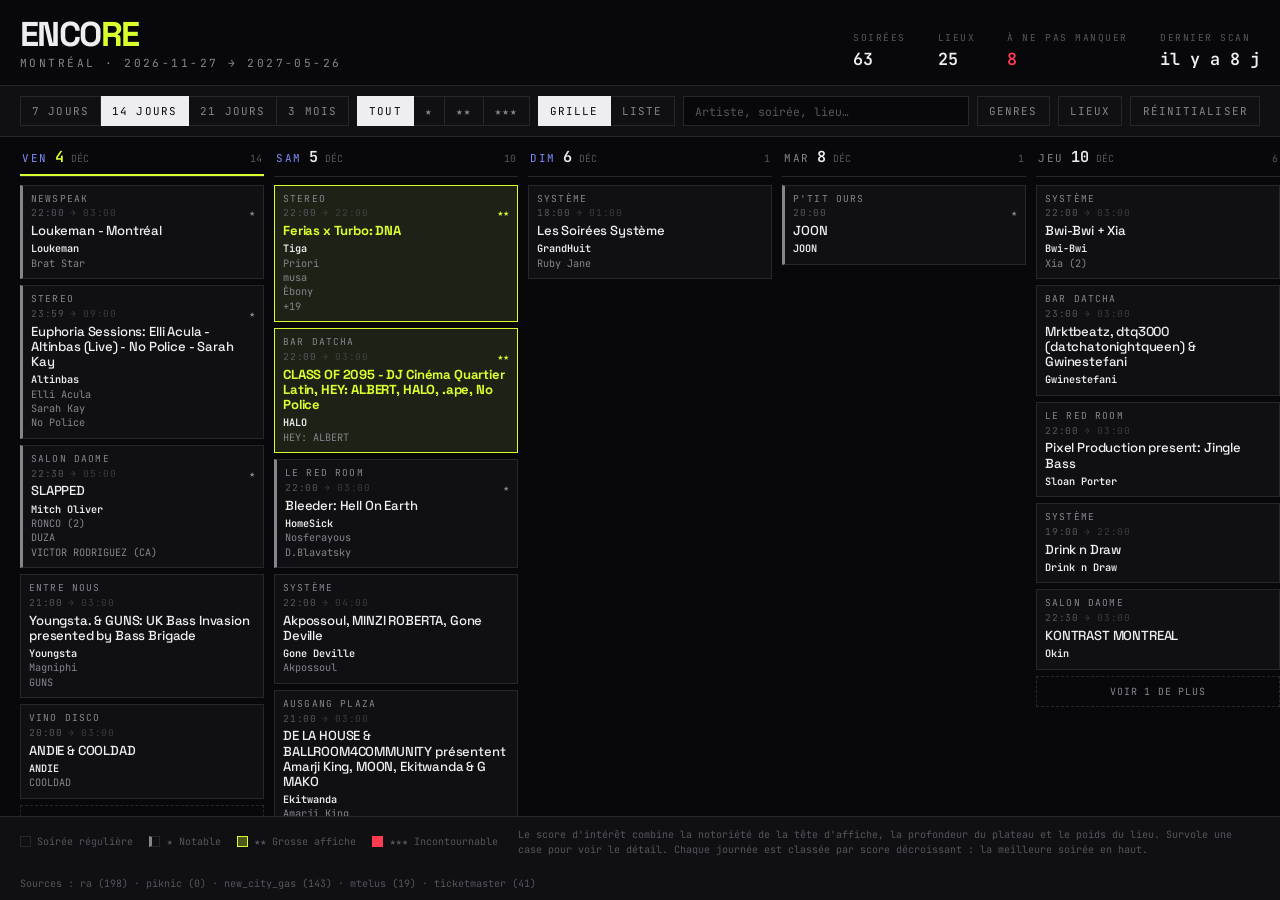
<file: classic.html>
<!doctype html>
<html lang="fr">
<head>
<meta charset="utf-8">
<meta name="viewport" content="width=device-width, initial-scale=1">
<title>ENCORE</title>
<meta name="description" content="Le planning des soirées house, techno et électroniques à Montréal. Mis à jour automatiquement.">
<meta name="color-scheme" content="dark">
<link rel="preconnect" href="https://fonts.googleapis.com">
<link rel="preconnect" href="https://fonts.gstatic.com" crossorigin>
<link href="https://fonts.googleapis.com/css2?family=Space+Grotesk:wght@400;500;700&family=JetBrains+Mono:wght@400;600&display=swap" rel="stylesheet">
<link rel="stylesheet" href="./styles.css">
</head>
<body>

<header class="masthead">
  <div class="brand">
    <h1>ENCO<em>RE</em></h1>
    <p class="city" id="city-label">Montréal</p>
  </div>

  <dl class="stats">
    <div><dt>Soirées</dt><dd id="stat-events">—</dd></div>
    <div><dt>Lieux</dt><dd id="stat-venues">—</dd></div>
    <div><dt>À ne pas manquer</dt><dd id="stat-highlights" class="hot">—</dd></div>
    <div><dt>Dernier scan</dt><dd id="stat-updated">—</dd></div>
  </dl>
</header>

<div class="notice notice--demo" id="demo-banner" hidden>
  <strong>Données de démonstration.</strong>
  Ces soirées sont fictives, générées pour valider l'affichage et le scoring.
  Aucune n'est une vraie annonce.
</div>

<div class="notice notice--error" id="error-banner" hidden></div>

<nav class="filters" aria-label="Filtres">
  <div class="filter filter--range" role="group" aria-label="Fenêtre">
    <button type="button" data-days="7">7 jours</button>
    <button type="button" data-days="14" class="is-active">14 jours</button>
    <button type="button" data-days="21">21 jours</button>
    <button type="button" data-days="90">3 mois</button>
  </div>

  <div class="filter filter--tier" role="group" aria-label="Niveau d'intérêt minimum">
    <button type="button" data-tier="0" class="is-active">Tout</button>
    <button type="button" data-tier="1">★</button>
    <button type="button" data-tier="2">★★</button>
    <button type="button" data-tier="3">★★★</button>
  </div>

  <div class="filter filter--view" role="group" aria-label="Affichage">
    <button type="button" data-view="grid" class="is-active">Grille</button>
    <button type="button" data-view="list">Liste</button>
  </div>

  <!-- Repliable sur mobile (voir styles.css) : le bandeau sticky doit rester
       court une fois qu'on défile, sans perdre l'accès aux filtres moins
       fréquents. Toujours affiché tel quel sur desktop. -->
  <button type="button" class="filters-more-toggle" id="filters-more-toggle" aria-expanded="false" aria-controls="filters-more">
    Plus de filtres
  </button>

  <div class="filters-more" id="filters-more" hidden>
    <div class="filter filter--search">
      <input type="search" id="search" placeholder="Artiste, soirée, lieu…" autocomplete="off" spellcheck="false">
    </div>

    <details class="filter filter--drop" id="genre-drop">
      <summary>Genres <span class="badge" id="genre-count" hidden></span></summary>
      <div class="drop-panel" id="genre-list"></div>
    </details>

    <details class="filter filter--drop" id="venue-drop">
      <summary>Lieux <span class="badge" id="venue-count" hidden></span></summary>
      <div class="drop-panel" id="venue-list"></div>
    </details>

    <button type="button" class="filter-reset" id="reset">Réinitialiser</button>
  </div>
</nav>

<main>
  <div class="scroller" id="grid-view">
    <div class="board" id="grid"></div>
  </div>
  <div class="agenda" id="list-view" hidden></div>
  <p class="empty" id="empty" hidden>Rien ne correspond à ces filtres.</p>
</main>

<footer class="legend">
  <div class="legend-scale">
    <span class="legend-item"><i class="swatch swatch--t0"></i>Soirée régulière</span>
    <span class="legend-item"><i class="swatch swatch--t1"></i>★ Notable</span>
    <span class="legend-item"><i class="swatch swatch--t2"></i>★★ Grosse affiche</span>
    <span class="legend-item"><i class="swatch swatch--t3"></i>★★★ Incontournable</span>
  </div>
  <p class="legend-note">
    Le score d'intérêt combine la notoriété de la tête d'affiche, la profondeur du plateau
    et le poids du lieu. Survole une case pour voir le détail.
    Chaque journée est classée par score décroissant : la meilleure soirée en haut.
  </p>
  <p class="legend-sources" id="sources-line"></p>
</footer>

<script type="module" src="./app.js"></script>
</body>
</html>
</file>
<file: styles.css>
/* ENCORE — sombre, brut, dense. Une grille de contrôle, pas une vitrine. */

:root {
  --bg:        #08080a;
  --surface:   #101013;
  --surface-2: #17171b;
  --line:      #26262d;
  --line-soft: #1b1b21;
  --text:      #eeeef1;
  --dim:       #85858f;
  --dimmer:    #55555e;

  --accent:    #d8ff2e;  /* acide — gros noms */
  --hot:       #ff3b52;  /* incontournable */
  --weekend:   #7f8cff;

  --day-col: 244px;

  --mono: "JetBrains Mono", ui-monospace, "SF Mono", Menlo, Consolas, monospace;
  --sans: "Space Grotesk", "Helvetica Neue", Helvetica, Arial, sans-serif;
}

* { box-sizing: border-box; }

html, body { height: 100%; }

body {
  margin: 0;
  background: var(--bg);
  color: var(--text);
  font-family: var(--sans);
  font-size: 14px;
  line-height: 1.35;
  -webkit-font-smoothing: antialiased;
  display: flex;
  flex-direction: column;
}

/* ---------------------------------------------------------------- masthead */

.masthead {
  flex: none;
  display: flex;
  align-items: flex-end;
  justify-content: space-between;
  gap: 2rem;
  flex-wrap: wrap;
  padding: 1.1rem 1.25rem 0.9rem;
  border-bottom: 1px solid var(--line);
}

.brand h1 {
  margin: 0;
  font-size: clamp(1.5rem, 4vw, 2.15rem);
  font-weight: 700;
  letter-spacing: -0.045em;
  line-height: 0.95;
}

.brand h1 em {
  font-style: normal;
  color: var(--accent);
}

.city {
  margin: 0.35rem 0 0;
  font-family: var(--mono);
  font-size: 0.7rem;
  letter-spacing: 0.22em;
  text-transform: uppercase;
  color: var(--dim);
}

.stats {
  display: flex;
  gap: 2rem;
  margin: 0;
  flex-wrap: wrap;
}

.stats dt {
  font-family: var(--mono);
  font-size: 0.6rem;
  letter-spacing: 0.16em;
  text-transform: uppercase;
  color: var(--dimmer);
}

.stats dd {
  margin: 0.2rem 0 0;
  font-family: var(--mono);
  font-size: 1.05rem;
  font-weight: 600;
}

.stats dd.hot { color: var(--hot); }

/* ----------------------------------------------------------------- notices */

.notice {
  flex: none;
  padding: 0.55rem 1.25rem;
  font-family: var(--mono);
  font-size: 0.72rem;
  letter-spacing: 0.02em;
}

.notice--demo {
  background: color-mix(in srgb, var(--accent) 12%, var(--bg));
  border-bottom: 1px solid color-mix(in srgb, var(--accent) 35%, transparent);
  color: var(--accent);
}

.notice--error {
  background: color-mix(in srgb, var(--hot) 14%, var(--bg));
  border-bottom: 1px solid color-mix(in srgb, var(--hot) 40%, transparent);
  color: var(--hot);
}

/* ----------------------------------------------------------------- filtres */

.filters {
  flex: none;
  display: flex;
  align-items: center;
  gap: 0.5rem;
  flex-wrap: wrap;
  padding: 0.6rem 1.25rem;
  border-bottom: 1px solid var(--line);
  background: var(--surface);
}

.filter {
  display: flex;
  align-items: stretch;
}

.filter button,
.filter summary,
.filter-reset,
.filters-more-toggle {
  appearance: none;
  background: transparent;
  border: 1px solid var(--line);
  color: var(--dim);
  font-family: var(--mono);
  font-size: 0.68rem;
  letter-spacing: 0.1em;
  text-transform: uppercase;
  padding: 0.42rem 0.7rem;
  cursor: pointer;
  transition: color 0.12s, border-color 0.12s, background 0.12s;
}

.filter button + button { border-left: none; }

.filter button:hover,
.filter summary:hover,
.filter-reset:hover { color: var(--text); border-color: var(--dimmer); }

.filter button.is-active {
  color: var(--bg);
  background: var(--text);
  border-color: var(--text);
}

.filter--search { flex: 1 1 200px; min-width: 160px; }

#search {
  width: 100%;
  background: var(--bg);
  border: 1px solid var(--line);
  color: var(--text);
  font-family: var(--mono);
  font-size: 0.72rem;
  padding: 0.42rem 0.7rem;
}

#search::placeholder { color: var(--dimmer); }
#search:focus { outline: none; border-color: var(--accent); }

.filter--drop { position: relative; }

.filter--drop summary {
  list-style: none;
  display: flex;
  align-items: center;
  gap: 0.4rem;
  white-space: nowrap;
}

.filter--drop summary::-webkit-details-marker { display: none; }
.filter--drop[open] summary { color: var(--text); border-color: var(--dimmer); }

.badge {
  background: var(--accent);
  color: var(--bg);
  border-radius: 999px;
  padding: 0 0.35rem;
  font-size: 0.62rem;
  font-weight: 600;
}

.drop-panel {
  position: absolute;
  z-index: 40;
  top: calc(100% + 4px);
  left: 0;
  min-width: 230px;
  max-height: 320px;
  overflow-y: auto;
  background: var(--surface-2);
  border: 1px solid var(--line);
  padding: 0.35rem;
}

.drop-panel label {
  display: flex;
  align-items: center;
  gap: 0.5rem;
  padding: 0.3rem 0.4rem;
  font-family: var(--mono);
  font-size: 0.72rem;
  color: var(--dim);
  cursor: pointer;
}

.drop-panel label:hover { background: var(--surface); color: var(--text); }
.drop-panel input { accent-color: var(--accent); margin: 0; }
.drop-panel .count { margin-left: auto; color: var(--dimmer); font-size: 0.65rem; }

.filter-reset { margin-left: auto; }

/* Panneau "Plus de filtres" : replie sur mobile (voir media query), mais ses
   enfants restent au fil du flex desktop grace a `display: contents` — le
   bouton de bascule, lui, n'existe que sur mobile. */
.filters-more-toggle { display: none; }
.filters-more { display: contents; }

/* -------------------------------------------------------------------- main */

main {
  flex: 1;
  min-height: 0;
  display: flex;
  flex-direction: column;
}

.scroller, .agenda {
  flex: 1;
  min-height: 0;
  overflow: auto;
  scrollbar-color: var(--line) var(--bg);
}

.empty {
  margin: auto;
  padding: 3rem;
  font-family: var(--mono);
  font-size: 0.8rem;
  color: var(--dimmer);
  text-align: center;
}

/* ------------------------------------------------- tableau (une colonne/jour) */

/* Remplace l'ancienne grille lieux x jours : une ligne par club donnait 52
   lignes majoritairement vides a balayer sur trois mois. Ici le lieu descend
   dans la case et chaque journee se lit de haut en bas, meilleur score en
   premier. */

.board {
  display: flex;
  align-items: flex-start;
  gap: 10px;
  padding: 0 1.25rem 1.5rem;
  width: max-content;
  min-width: 100%;
}

.board-day {
  flex: 0 0 var(--day-col);
  display: flex;
  flex-direction: column;
  min-width: 0;
}

.board-head {
  position: sticky;
  top: 0;
  z-index: 3;
  margin: 0;
  background: var(--bg);
  border-bottom: 1px solid var(--line);
  padding: 10px 2px 8px;
  display: flex;
  align-items: baseline;
  gap: 0.45rem;
  font-family: var(--mono);
  font-weight: 400;
}

.board-head .dow {
  font-size: 0.68rem;
  letter-spacing: 0.14em;
  text-transform: uppercase;
  color: var(--dim);
}

.board-head .dnum { font-size: 0.95rem; font-weight: 600; }
.board-head .dmon { font-size: 0.62rem; color: var(--dimmer); text-transform: uppercase; }

.board-count {
  margin-left: auto;
  font-size: 0.62rem;
  color: var(--dimmer);
}

.board-head.is-weekend .dow { color: var(--weekend); }
.board-head.is-today { box-shadow: inset 0 -2px 0 var(--accent); }
.board-head.is-today .dnum { color: var(--accent); }

.board-stack {
  display: flex;
  flex-direction: column;
  gap: 6px;
  padding-top: 8px;
}

.board-more {
  appearance: none;
  background: transparent;
  border: 1px dashed var(--line);
  color: var(--dim);
  font-family: var(--mono);
  font-size: 0.62rem;
  letter-spacing: 0.08em;
  text-transform: uppercase;
  padding: 0.5rem;
  cursor: pointer;
  transition: color 0.12s, border-color 0.12s;
}

.board-more:hover { color: var(--text); border-color: var(--dimmer); }

/* Le lieu, qui n'a plus de colonne dediee, devient la premiere ligne de
   chaque case - meme traitement qu'en vue Liste. */
.board-stack .ev + .ev { margin-top: 0; }

/* ------------------------------------------------------------------- cases */

.ev {
  display: block;
  height: 100%;
  border: 1px solid var(--line);
  background: var(--surface);
  padding: 7px 8px;
  text-decoration: none;
  color: inherit;
  cursor: default;
  transition: border-color 0.12s, transform 0.08s;
}

.ev:hover { border-color: var(--dimmer); transform: translateY(-1px); }
.ev + .ev { margin-top: 5px; }

.ev-top {
  display: flex;
  justify-content: space-between;
  align-items: center;
  gap: 0.4rem;
  font-family: var(--mono);
  font-size: 0.6rem;
  letter-spacing: 0.08em;
  color: var(--dimmer);
}

.ev-stars { letter-spacing: 0; }

.ev-title {
  margin: 3px 0 4px;
  font-size: 0.82rem;
  font-weight: 500;
  line-height: 1.15;
  letter-spacing: -0.012em;
  overflow-wrap: anywhere;
}

.ev-lineup {
  margin: 0;
  padding: 0;
  list-style: none;
  font-family: var(--mono);
  font-size: 0.64rem;
  line-height: 1.4;
  color: var(--dim);
}

.ev-lineup .is-head { color: var(--text); font-weight: 600; }

.ev-foot {
  margin-top: 5px;
  display: flex;
  gap: 0.5rem;
  font-family: var(--mono);
  font-size: 0.58rem;
  letter-spacing: 0.08em;
  text-transform: uppercase;
  color: var(--dimmer);
}

.ev-status { color: var(--hot); }

/* Paliers d'intérêt — la hiérarchie visuelle du planning. */

.ev--t1 { border-left: 3px solid var(--dim); }
.ev--t1 .ev-stars { color: var(--dim); }

.ev--t2 {
  border-color: var(--accent);
  background: color-mix(in srgb, var(--accent) 7%, var(--surface));
}
.ev--t2 .ev-title { color: var(--accent); font-weight: 700; }
.ev--t2 .ev-stars { color: var(--accent); }

.ev--t3 {
  border-color: var(--hot);
  background: var(--hot);
  color: #12000a;
}
.ev--t3 .ev-title { color: inherit; font-weight: 700; font-size: 0.92rem; }
.ev--t3 .ev-top,
.ev--t3 .ev-foot,
.ev--t3 .ev-lineup { color: color-mix(in srgb, #12000a 72%, transparent); }
.ev--t3 .ev-lineup .is-head { color: #12000a; }
.ev--t3 .ev-stars { color: #12000a; }
.ev--t3 .ev-status { color: #12000a; font-weight: 600; }
.ev--t3:hover { border-color: #fff; }

.ev--cancelled { opacity: 0.45; text-decoration: line-through; }

/* ------------------------------------------------------------------- liste */

.agenda { padding: 0 1.25rem 2rem; }

.agenda-day {
  position: sticky;
  top: 0;
  z-index: 2;
  background: var(--bg);
  padding: 0.9rem 0 0.4rem;
  border-bottom: 1px solid var(--line);
  font-family: var(--mono);
  font-size: 0.7rem;
  letter-spacing: 0.16em;
  text-transform: uppercase;
  color: var(--dim);
}

.agenda-day.is-weekend { color: var(--weekend); }

.agenda-day.is-collapsible {
  display: flex;
  justify-content: space-between;
  align-items: baseline;
  cursor: pointer;
}
.agenda-day.is-collapsible:hover { color: var(--text); }
.agenda-day-hint { color: var(--accent); font-weight: 600; }

.agenda-row {
  display: grid;
  grid-template-columns: 104px 1fr;
  gap: 0.75rem;
  padding: 0.6rem 0;
  border-bottom: 1px solid var(--line-soft);
  align-items: start;
}

.agenda-time {
  font-family: var(--mono);
  font-size: 0.7rem;
  font-weight: 600;
  color: var(--dimmer);
  padding-top: 2px;
  white-space: nowrap;
}

/* L'heure vit dans la colonne de gauche en vue Liste : la répéter dans la
   case serait redondant (elle reste dans la case en vue Grille, qui n'a pas
   de colonne dédiée — et sur mobile, où c'est la colonne qui disparaît).
   Les étoiles restant seules sur leur ligne, elles gardent le bord droit. */
.agenda-row .ev-time { display: none; }
.agenda-row .ev-top { justify-content: flex-end; }

.ev-time-end {
  margin-left: 0.5em;
  font-weight: 400;
  opacity: 0.6;
}

.agenda-row .ev { border-left-width: 3px; }

.agenda-venue {
  font-family: var(--mono);
  font-size: 0.6rem;
  letter-spacing: 0.12em;
  text-transform: uppercase;
  color: var(--dim);
  margin-bottom: 2px;
}

.ev--t3 .agenda-venue { color: color-mix(in srgb, #12000a 72%, transparent); }

/* ----------------------------------------------------------------- légende */

.legend {
  flex: none;
  display: flex;
  align-items: center;
  gap: 1.25rem;
  flex-wrap: wrap;
  padding: 0.6rem 1.25rem;
  border-top: 1px solid var(--line);
  background: var(--surface);
  font-family: var(--mono);
  font-size: 0.63rem;
  color: var(--dimmer);
}

.legend-scale { display: flex; gap: 1rem; flex-wrap: wrap; }
.legend-item { display: flex; align-items: center; gap: 0.4rem; white-space: nowrap; }

.swatch {
  width: 11px;
  height: 11px;
  border: 1px solid var(--line);
  background: var(--surface);
  display: inline-block;
}

.swatch--t1 { border-left: 3px solid var(--dim); }
.swatch--t2 { border-color: var(--accent); background: color-mix(in srgb, var(--accent) 30%, var(--surface)); }
.swatch--t3 { border-color: var(--hot); background: var(--hot); }

.legend-note { margin: 0; flex: 1 1 320px; min-width: 240px; line-height: 1.5; }
.legend-sources { margin: 0; }

/* ------------------------------------------------------------------ mobile */

@media (max-width: 760px) {
  html, body { height: auto; }
  body { display: block; font-size: 15px; }

  /* En-tête : les stats passent sous le nom, sur deux colonnes lisibles. */
  .masthead { align-items: flex-start; gap: 0.75rem; padding: 0.9rem 0.9rem 0.75rem; }
  .stats { gap: 0.6rem 1.4rem; }
  .stats dd { font-size: 1.15rem; }

  .notice { padding: 0.55rem 0.9rem; }

  /* Filtres : bar sticky, cibles tactiles agrandies, dropdowns pleine largeur
     pour ne jamais deborder de l'ecran quel que soit l'endroit ou ils s'ouvrent. */
  .filters { position: sticky; top: 0; z-index: 50; padding: 0.55rem 0.9rem; gap: 0.45rem; }
  .filter button,
  .filter summary,
  .filter-reset,
  .filters-more-toggle,
  #search { padding: 0.6rem 0.75rem; font-size: 0.74rem; }
  .filter-reset { margin-left: 0; }

  /* Seuls Fenetre/Palier/Affichage restent visibles en permanence dans le
     bandeau sticky : Recherche/Genres/Lieux/Reinitialiser, moins souvent
     utilises, se replient derriere ce bouton pour que le bandeau colle en
     haut sans manger la moitie de l'ecran une fois qu'on defile. */
  .filters-more-toggle {
    display: block;
    width: 100%;
    text-align: left;
    color: var(--dimmer);
  }
  .filters-more-toggle.has-active { color: var(--accent); border-color: var(--accent); }
  .filters-more {
    display: flex;
    flex-direction: column;
    gap: 0.5rem;
    width: 100%;
    padding-top: 0.2rem;
  }
  .filters-more[hidden] { display: none; }
  .filters-more .filter { width: 100%; }
  /* .filter--search a un `flex: 1 1 200px` pense pour une rangee horizontale
     (desktop) : dans ce panneau devenu vertical, ce meme flex-basis se lit
     comme une HAUTEUR minimale de 200px, pas une largeur. */
  .filters-more .filter--search { flex: none; }

  .drop-panel {
    position: fixed;
    left: 0.9rem;
    right: 0.9rem;
    top: auto;
    width: auto;
    min-width: 0;
    max-height: 50vh;
  }
  .drop-panel label { padding: 0.55rem 0.4rem; font-size: 0.78rem; }

  main { display: block; }
  .agenda { overflow: visible; }

  /* Grille : une journée par écran, rail des lieux réduit à l'essentiel.
     `overflow-x: auto` est indispensable — sans conteneur de défilement
     propre, la grille débordait du body et c'était la page entière qui
     partait en travers, en-tête et bandeau de filtres compris. Le
     scroll-snap fait avancer d'un jour par geste, et `scroll-padding-left`
     décale le point d'arrêt de la largeur du rail, qui reste collé. */
  :root { --day-col: calc(100vw - 1.8rem); }
  .scroller {
    overflow-x: auto;
    overscroll-behavior-x: contain;
    scroll-snap-type: x mandatory;
    scroll-padding-left: 0.9rem;
  }
  .board { padding: 0 0.9rem 1.5rem; gap: 0.9rem; }
  .board-day { scroll-snap-align: start; }

  .agenda { padding: 0 0.9rem 2rem; }
  .agenda-day { position: static; padding: 1rem 0 0.4rem; }

  /* Une colonne d'heures de 104px sur 375 d'ecran, c'est un tiers de la
     largeur pour trois caracteres utiles : sur mobile la colonne disparait
     et l'heure reprend sa place dans la case, en pleine largeur. */
  .agenda-row { grid-template-columns: 1fr; gap: 0; }
  .agenda-time { display: none; }
  .agenda-row .ev-time { display: inline; }
  .agenda-row .ev-top { justify-content: space-between; }

  /* Les cases restent denses sur desktop par design ; sur mobile, lues de
     pres, elles ont besoin de respirer et d'un texte plus grand. */
  .ev { padding: 9px 10px; }
  .ev-title { font-size: 0.92rem; }
  .ev-lineup { font-size: 0.72rem; line-height: 1.5; }
  .ev-top, .ev-foot { font-size: 0.65rem; }

  .legend { position: static; padding: 0.75rem 0.9rem; gap: 0.75rem 1rem; }
  .legend-scale { gap: 0.6rem 0.9rem; }
}

@media (prefers-reduced-motion: reduce) {
  * { transition: none !important; }
}
</file>
